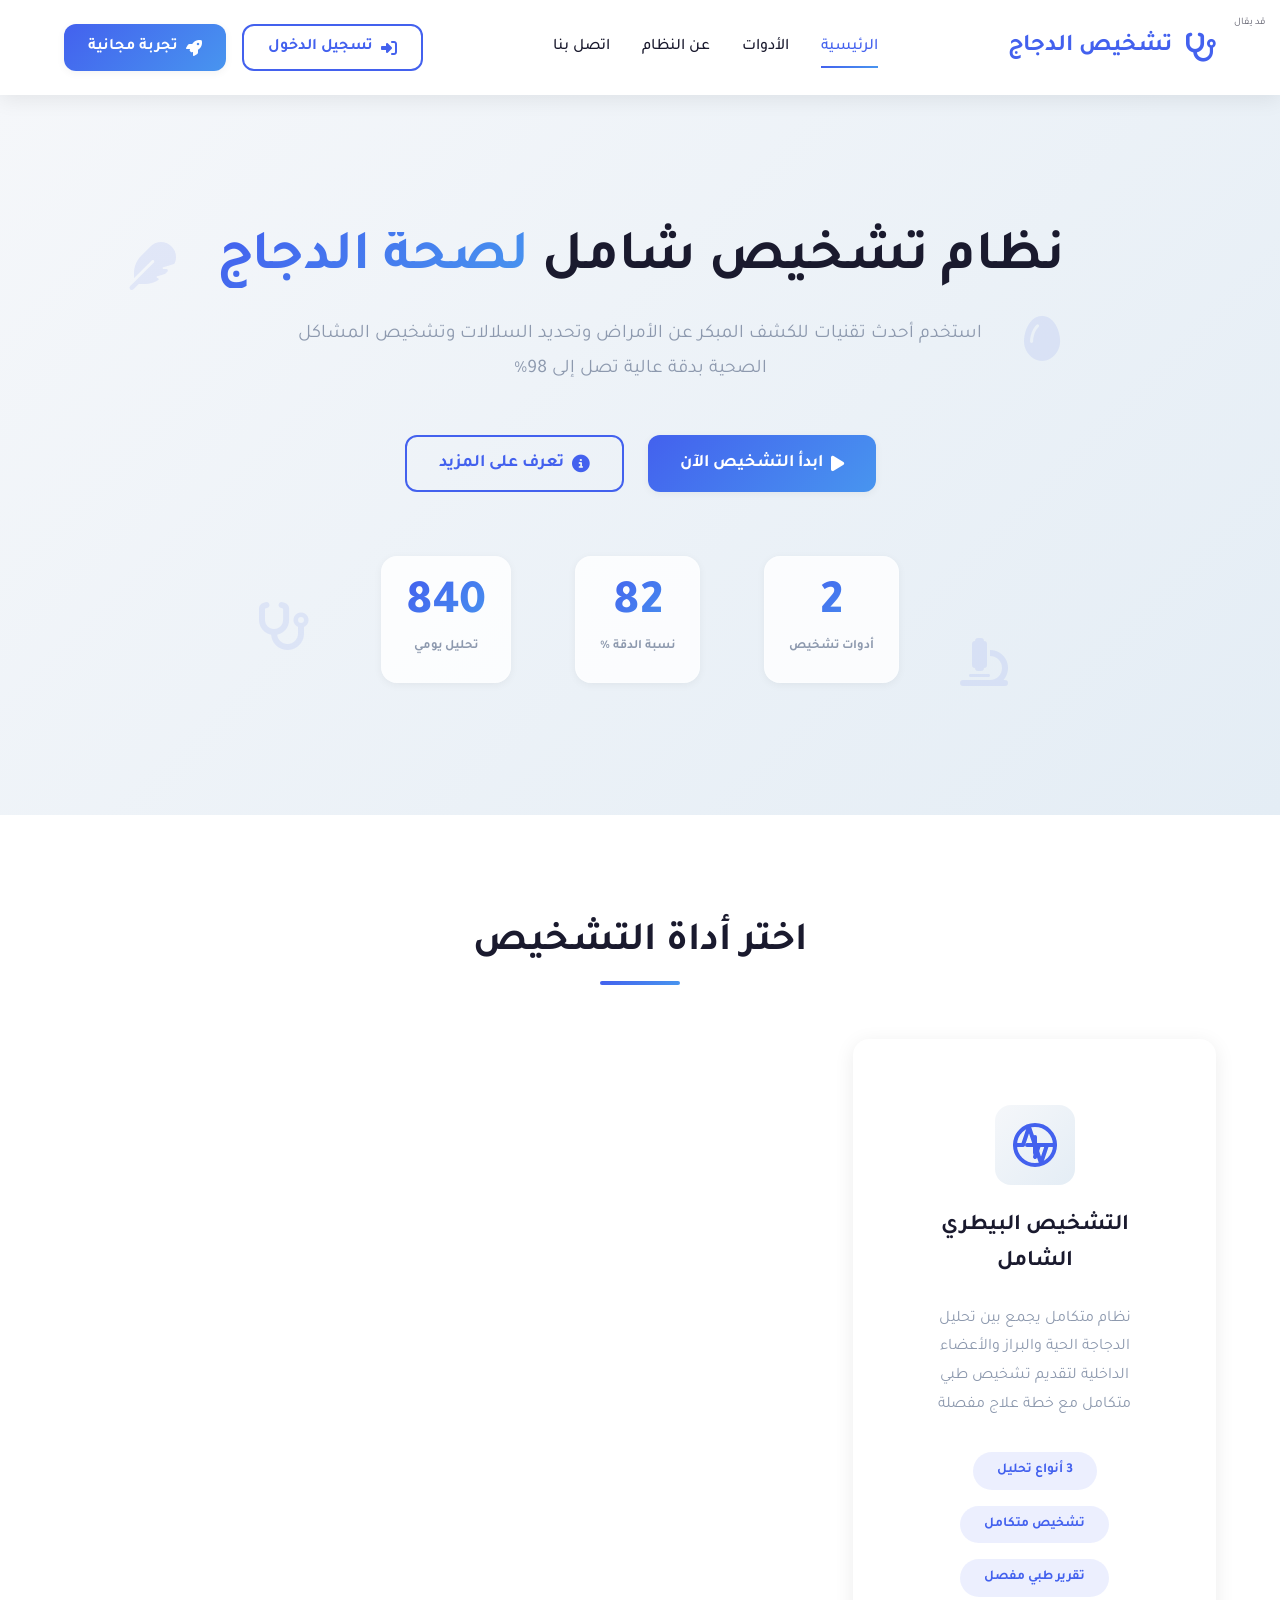
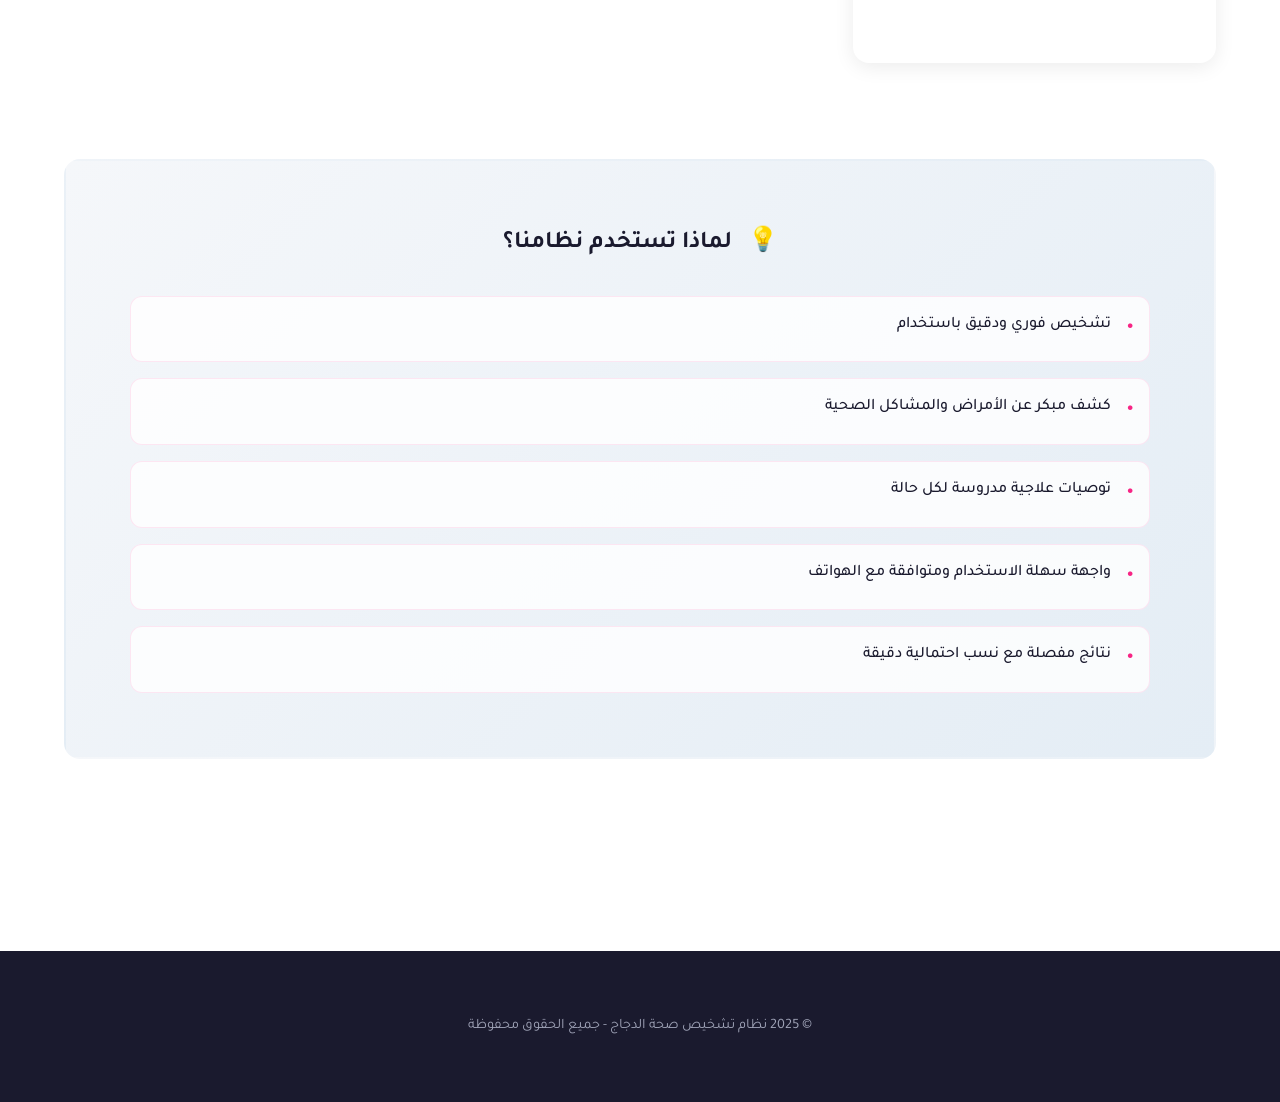
<file: index.html>
<!DOCTYPE html>
<html lang="ar" dir="rtl">

<head>
    <meta charset="UTF-8">
    <meta name="viewport" content="width=device-width, initial-scale=1.0">
    <title>نظام تشخيص صحة الدجاج  </title>
    <meta name="description" content="نظام تشخيص شامل لصحة الدجاج - تحليل البراز، تحديد السلالة، تشخيص مشاكل الرقبة">
    
    <link rel="stylesheet" href="https://cdnjs.cloudflare.com/ajax/libs/font-awesome/6.4.0/css/all.min.css">
    
    <link href="https://fonts.googleapis.com/css2?family=Tajawal:wght@300;400;500;700;800;900&display=swap"
        rel="stylesheet">
    <link rel="stylesheet" href="styles.css">
</head>

<body>
    
    <header class="header" id="mainHeader">
        <div class="header-fixed-text">قد يقال</div>
        <div class="container">
            <div class="header-content">
                <div class="logo">
                    <i class="fas fa-stethoscope"></i>
                    <span>تشخيص الدجاج</span>
                </div>

                
                <button class="mobile-menu-toggle" id="mobileMenuToggle" aria-label="فتح القائمة">
                    <span></span>
                    <span></span>
                    <span></span>
                </button>

                <nav id="mainNav" class="main-nav">
                    <ul>
                        <li><a href="#home" class="nav-link active">الرئيسية</a></li>
                        <li><a href="#tools" class="nav-link">الأدوات</a></li>
                        <li><a href="#about" class="nav-link">عن النظام</a></li>
                        <li><a href="#contact" class="nav-link">اتصل بنا</a></li>
                    </ul>
                </nav>

                <div class="auth-buttons">
                    <button class="btn btn-outline" id="loginButton">
                        <i class="fas fa-sign-in-alt"></i>
                        <span>تسجيل الدخول</span>
                    </button>
                    <button class="btn btn-primary" id="trialButton">
                        <i class="fas fa-rocket"></i>
                        <span>تجربة مجانية</span>
                    </button>
                </div>
            </div>
        </div>
    </header>

    <!-- Hero Section -->
    <section class="hero" id="home">
        <div class="container">
            <div class="hero-content">
                <h1 class="hero-title animate-fade-in">
                    نظام تشخيص شامل
                    <span class="gradient-text">لصحة الدجاج</span>
                </h1>
                <p class="hero-description animate-fade-in-delay-1">
                    استخدم أحدث تقنيات للكشف المبكر عن الأمراض وتحديد السلالات
                    وتشخيص المشاكل الصحية بدقة عالية تصل إلى 98%
                </p>
                <div class="hero-buttons animate-fade-in-delay-2">
                    <button class="btn btn-primary btn-large" id="startAnalysisBtn">
                        <i class="fas fa-play"></i>
                        <span>ابدأ التشخيص الآن</span>
                    </button>
                    <button class="btn btn-outline btn-large" id="learnMoreBtn">
                        <i class="fas fa-info-circle"></i>
                        <span>تعرف على المزيد</span>
                    </button>
                </div>

                <!-- Hero Stats -->
                <div class="hero-stats animate-fade-in-delay-3">
                    <div class="stat-item">
                        <div class="stat-number" data-count="3">0</div>
                        <div class="stat-label">أدوات تشخيص</div>
                    </div>
                    <div class="stat-item">
                        <div class="stat-number" data-count="98">0</div>
                        <div class="stat-label">نسبة الدقة %</div>
                    </div>
                    <div class="stat-item">
                        <div class="stat-number" data-count="1000">0</div>
                        <div class="stat-label">تحليل يومي</div>
                    </div>
                </div>
            </div>
        </div>

        <!-- Animated Background -->
        <div class="hero-bg-animation">
            <div class="floating-icon" style="left: 10%; top: 20%; animation-delay: 0s;">
                <i class="fas fa-feather"></i>
            </div>
            <div class="floating-icon" style="left: 80%; top: 30%; animation-delay: 1s;">
                <i class="fas fa-egg"></i>
            </div>
            <div class="floating-icon" style="left: 20%; top: 70%; animation-delay: 2s;">
                <i class="fas fa-stethoscope"></i>
            </div>
            <div class="floating-icon" style="left: 75%; top: 75%; animation-delay: 1.5s;">
                <i class="fas fa-microscope"></i>
            </div>
        </div>
    </section>

    <!-- Main Content -->
    <main class="main-content" id="tools">
        <div class="container">
            <h2 class="tools-title">اختر أداة التشخيص</h2>

            <div class="tools-grid">
                

                <!-- Tool 5: Comprehensive Diagnosis -->
                <!-- <a href="@ABOOD-bitar/comprehensive-diagnosis.html" class="tool-card">
                    <div class="tool-icon">
                        <svg xmlns="http://www.w3.org/2000/svg" width="48" height="48" viewBox="0 0 24 24" fill="none"
                            stroke="currentColor" stroke-width="2" stroke-linecap="round" stroke-linejoin="round">
                            <path d="M14 2H6a2 2 0 0 0-2 2v16a2 2 0 0 0 2 2h12a2 2 0 0 0 2-2V8z"></path>
                            <polyline points="14 2 14 8 20 8"></polyline>
                            <line x1="16" y1="13" x2="8" y2="13"></line>
                            <line x1="16" y1="17" x2="8" y2="17"></line>
                            <polyline points="10 9 9 9 8 9"></polyline>
                        </svg>
                    </div>
                    <h3 class="tool-title">التشخيص الشامل المتكامل</h3>
                    <p class="tool-description">
                        نظام متكامل يجمع بين تحليل صورة الدجاجة والبراز لتقديم تشخيص شامل مع خطة علاج متكاملة
                    </p>
                    <div class="tool-features">
                        <span class="feature-badge">تحليل مزدوج</span>
                        <span class="feature-badge">8 مؤشرات</span>
                        <span class="feature-badge">تقرير مفصل</span>
                    </div>
                </a> -->
            
                <!-- Tool 7: Comprehensive Veterinary Diagnosis -->
                 
                <a href="main-project/index.html" class="tool-card">
                    
                        <div class="tool-icon">
                            <svg xmlns="http://www.w3.org/2000/svg" width="48" height="48" viewBox="0 0 24 24" fill="none"
                                stroke="currentColor" stroke-width="2" stroke-linecap="round" stroke-linejoin="round">
                                <path d="M22 12h-4l-3 9L9 3l-3 9H2"></path>
                                <path d="M18 12h-4l-2 6"></path>
                                <circle cx="12" cy="12" r="10"></circle>
                                <line x1="12" y1="8" x2="12" y2="16"></line>
                                <line x1="8" y1="12" x2="16" y2="12"></line>
                            </svg>
                        </div>
                        <h3 class="tool-title">التشخيص البيطري الشامل</h3>
                        <p class="tool-description">
                            نظام متكامل يجمع بين تحليل الدجاجة الحية والبراز والأعضاء الداخلية لتقديم تشخيص طبي متكامل مع
                            خطة علاج مفصلة
                        </p>
                        <div class="tool-features">
                            <span class="feature-badge">3 أنواع تحليل</span>
                            <span class="feature-badge">تشخيص متكامل</span>
                            <span class="feature-badge">تقرير طبي مفصل</span>
                        </div>
                    
                </a>
                <!-- <a href="abdullah-video-application-2/video-diagnosis.html" class="tool-card">
                    <div class="tool-icon">
                        <svg xmlns="http://www.w3.org/2000/svg" width="48" height="48" viewBox="0 0 24 24" fill="none"
                            stroke="currentColor" stroke-width="2" stroke-linecap="round" stroke-linejoin="round">
                            <path d="M15.6 11.6L22 7v10l-6.4-4.5v-1zM4 5h9a2 2 0 0 1 2 2v10a2 2 0 0 1-2 2H4a2 2 0 0 1-2-2V7a2 2 0 0 1 2-2z"></path>
                        </svg>
                    </div>
                    <h3 class="tool-title">التشخيص الحركي بالفيديو</h3>
                    <p class="tool-description">
                        قم بتصوير فيديو قصير للدجاجة لتحليل نمط المشي، التنفس، والسلوك العصبي باستخدام 
                    </p>
                    <div class="tool-features">
                        <span class="feature-badge">تحليل الحركة</span>
                        <span class="feature-badge">رصد التنفس</span>
                        <span class="feature-badge">كشف عصبي</span>
                    </div>
                </a> -->


            </div>




            <!-- Info Section -->
            <section class="info-section" id="about">
                <h3 class="info-title">لماذا تستخدم نظامنا؟</h3>
                <ul class="info-list">
                    <li>
                        <span class="bullet">•</span>
                        <span>تشخيص فوري ودقيق باستخدام </span>
                    </li>
                    <li>
                        <span class="bullet">•</span>
                        <span>كشف مبكر عن الأمراض والمشاكل الصحية</span>
                    </li>
                    <li>
                        <span class="bullet">•</span>
                        <span>توصيات علاجية مدروسة لكل حالة</span>
                    </li>
                    <li>
                        <span class="bullet">•</span>
                        <span>واجهة سهلة الاستخدام ومتوافقة مع الهواتف</span>
                    </li>
                    <li>
                        <span class="bullet">•</span>
                        <span>نتائج مفصلة مع نسب احتمالية دقيقة</span>
                    </li>
                </ul>
            </section>
        </div>
    </main>

    <!-- Footer -->
    <footer class="footer" id="contact">
        <div class="container">
            <p>© 2025 نظام تشخيص صحة الدجاج - جميع الحقوق محفوظة</p>
        </div>
    </footer>

    <!-- JavaScript -->
    <script>
        // Header functionality
        document.addEventListener('DOMContentLoaded', function () {
            const header = document.getElementById('mainHeader');
            const mobileMenuToggle = document.getElementById('mobileMenuToggle');
            const mainNav = document.getElementById('mainNav');
            const navLinks = document.querySelectorAll('.nav-link');

            // Scroll effect for header
            window.addEventListener('scroll', function () {
                if (window.scrollY > 100) {
                    header.classList.add('scrolled');
                } else {
                    header.classList.remove('scrolled');
                }
            });

            // Mobile menu toggle
            mobileMenuToggle?.addEventListener('click', function () {
                this.classList.toggle('active');
                mainNav.classList.toggle('active');
            });

            // Close mobile menu when clicking on links
            navLinks.forEach(link => {
                link.addEventListener('click', function () {
                    mobileMenuToggle.classList.remove('active');
                    mainNav.classList.remove('active');

                    // Update active link
                    navLinks.forEach(navLink => navLink.classList.remove('active'));
                    this.classList.add('active');
                });
            });

            // Hero buttons functionality
            document.getElementById('startAnalysisBtn')?.addEventListener('click', function () {
                document.getElementById('tools')?.scrollIntoView({
                    behavior: 'smooth'
                });
            });

            document.getElementById('learnMoreBtn')?.addEventListener('click', function () {
                document.getElementById('about')?.scrollIntoView({
                    behavior: 'smooth'
                });
            });

            // Auth buttons functionality
            document.getElementById('loginButton')?.addEventListener('click', function () {
                console.log('Login clicked');
            });

            document.getElementById('trialButton')?.addEventListener('click', function () {
                console.log('Trial clicked');
            });

            // Animated Counter for Stats
            function animateCounter(element, target, duration = 2000) {
                let start = 0;
                const increment = target / (duration / 16);
                const timer = setInterval(() => {
                    start += increment;
                    if (start >= target) {
                        element.textContent = target;
                        clearInterval(timer);
                    } else {
                        element.textContent = Math.floor(start);
                    }
                }, 16);
            }

            // Initialize counters when hero section is in view
            function initCounters() {
                const statNumbers = document.querySelectorAll('.stat-number');

                statNumbers.forEach(stat => {
                    const target = parseInt(stat.getAttribute('data-count'));
                    animateCounter(stat, target);
                });
            }

            // Start counters when page loads
            initCounters();
        });
    </script>
</body>

</html>
</file>
<file: styles.css>
:root {
    /* Primary Colors */
    --primary: #4361ee;
    --primary-light: #4895ef;
    --primary-dark: #3f37c9;
    --secondary: #f72585;
    
    /* Neutral Colors */
    --light: #ffffff;
    --dark: #1a1a2e;
    --dark-alt: #2d3047;
    --gray: #8d99ae;
    --gray-light: #edf2fb;
    --light-gray: #f8f9fa;
    
    /* Semantic Colors */
    --success: #4cc9f0;
    --success-light: #72efdd;
    --danger: #e63946;
    --warning: #ffc107;
    --info: #0dcaf0;
    
    /* Gradients */
    --gradient-primary: linear-gradient(135deg, #4361ee 0%, #4895ef 100%);
    --gradient-secondary: linear-gradient(135deg, #f72585 0%, #b5179e 100%);
    --gradient-success: linear-gradient(135deg, #4cc9f0 0%, #72efdd 100%);
    --gradient-bg: linear-gradient(135deg, #f5f7fa 0%, #e4edf5 100%);
    
    /* Spacing */
    --spacing-xs: 0.5rem;
    --spacing-sm: 1rem;
    --spacing-md: 1.5rem;
    --spacing-lg: 2rem;
    --spacing-xl: 3rem;
    --spacing-2xl: 4rem;
    --spacing-3xl: 6rem;
    
    /* Border Radius */
    --radius-sm: 8px;
    --radius-md: 12px;
    --radius-lg: 16px;
    --radius-xl: 24px;
    --radius-full: 9999px;
    
    /* Shadows */
    --shadow-sm: 0 2px 8px rgba(0, 0, 0, 0.05);
    --shadow-md: 0 4px 20px rgba(0, 0, 0, 0.08);
    --shadow-lg: 0 8px 32px rgba(0, 0, 0, 0.12);
    --shadow-xl: 0 16px 48px rgba(0, 0, 0, 0.15);
    
    /* Transitions */
    --transition-fast: all 0.2s ease;
    --transition-normal: all 0.3s ease;
    --transition-slow: all 0.5s ease;
}

/* ==========================================================================
   2. Reset & Base Styles
   ========================================================================== */
* {
    margin: 0;
    padding: 0;
    box-sizing: border-box;
}

body {
    font-family: 'Tajawal', -apple-system, BlinkMacSystemFont, 'Segoe UI', 'Cairo', 'Roboto', sans-serif;
    background-color: var(--light);
    color: var(--dark);
    line-height: 1.6;
    min-height: 100vh;
    -webkit-font-smoothing: antialiased;
    -moz-osx-font-smoothing: grayscale;
}

.container {
    max-width: 1200px;
    margin: 0 auto;
    padding: 0 var(--spacing-md);
}

/* ==========================================================================
   3. Header - تصميم متكامل مع قائمة وزر متحرك
   ========================================================================== */
.header {
    background: var(--light);
    box-shadow: var(--shadow-md);
    position: sticky;
    top: 0;
    z-index: 1000;
    backdrop-filter: blur(10px);
    transition: var(--transition-normal);
}

.header.scrolled {
    box-shadow: var(--shadow-lg);
}

.header-content {
    display: flex;
    justify-content: space-between;
    align-items: center;
    padding: var(--spacing-md) 0;
}

/* Logo */
.logo {
    display: flex;
    align-items: center;
    gap: 12px;
    font-weight: 700;
    font-size: 1.5rem;
    color: var(--primary);
    cursor: pointer;
    transition: var(--transition-fast);
}

.logo:hover {
    transform: scale(1.05);
}

.logo i {
    font-size: 1.8rem;
}

/* Mobile Menu Toggle */
.mobile-menu-toggle {
    display: none;
    flex-direction: column;
    gap: 5px;
    background: transparent;
    border: none;
    cursor: pointer;
    padding: var(--spacing-xs);
    width: 30px;
    height: 30px;
    justify-content: center;
}

.mobile-menu-toggle span {
    width: 25px;
    height: 3px;
    background: var(--primary);
    border-radius: var(--radius-sm);
    transition: var(--transition-fast);
}

.mobile-menu-toggle.active span:nth-child(1) {
    transform: rotate(45deg) translate(6px, 6px);
}

.mobile-menu-toggle.active span:nth-child(2) {
    opacity: 0;
}

.mobile-menu-toggle.active span:nth-child(3) {
    transform: rotate(-45deg) translate(6px, -6px);
}

/* Navigation */
.main-nav {
    display: flex;
}

.main-nav ul {
    display: flex;
    list-style: none;
    gap: var(--spacing-lg);
    margin: 0;
    padding: 0;
}

.nav-link {
    color: var(--dark);
    font-weight: 500;
    transition: var(--transition-fast);
    position: relative;
    padding: var(--spacing-xs) 0;
    text-decoration: none;
}

.nav-link::after {
    content: '';
    position: absolute;
    bottom: -5px;
    right: 0;
    width: 0;
    height: 2px;
    background: var(--gradient-primary);
    transition: var(--transition-normal);
}

.nav-link:hover,
.nav-link.active {
    color: var(--primary);
}

.nav-link:hover::after,
.nav-link.active::after {
    width: 100%;
}

/* Auth Buttons */
.auth-buttons {
    display: flex;
    gap: var(--spacing-sm);
}

/* Header Fixed Text (قد يقال) */
.header-fixed-text {
    position: fixed;
    top: 15px;
    right: 15px;
    font-size: 10px;
    color: var(--dark);
    z-index: 10000;
    pointer-events: none;
    opacity: 0.7;
    font-family: 'Tajawal', sans-serif;
}

/* ==========================================================================
   4. Hero Section - تصميم متطور مع إحصائيات وخلفية متحركة
   ========================================================================== */
.hero {
    padding: var(--spacing-3xl) 0;
    background: var(--gradient-bg);
    position: relative;
    overflow: hidden;
    min-height: 80vh;
    display: flex;
    align-items: center;
}

.hero-content {
    text-align: center;
    position: relative;
    z-index: 2;
}

.hero-title {
    font-size: 3.5rem;
    margin-bottom: var(--spacing-md);
    color: var(--dark);
    line-height: 1.2;
}

.gradient-text {
    background: var(--gradient-primary);
    -webkit-background-clip: text;
    -webkit-text-fill-color: transparent;
    background-clip: text;
}

.hero-description {
    font-size: 1.2rem;
    color: var(--gray);
    margin-bottom: var(--spacing-xl);
    max-width: 700px;
    margin-left: auto;
    margin-right: auto;
    line-height: 1.8;
}

.hero-buttons {
    display: flex;
    gap: var(--spacing-md);
    justify-content: center;
    margin-bottom: var(--spacing-2xl);
    flex-wrap: wrap;
}

/* Hero Stats */
.hero-stats {
    display: flex;
    justify-content: center;
    gap: var(--spacing-2xl);
    flex-wrap: wrap;
    margin-top: var(--spacing-2xl);
}

.stat-item {
    text-align: center;
    padding: var(--spacing-md);
    background: rgba(255, 255, 255, 0.8);
    border-radius: var(--radius-lg);
    box-shadow: var(--shadow-sm);
    transition: var(--transition-normal);
    backdrop-filter: blur(10px);
    border: 1px solid rgba(255, 255, 255, 0.2);
}

.stat-item:hover {
    transform: translateY(-5px);
    box-shadow: var(--shadow-md);
    background: rgba(255, 255, 255, 0.9);
}

.stat-number {
    font-size: 3rem;
    font-weight: 800;
    background: var(--gradient-primary);
    -webkit-background-clip: text;
    -webkit-text-fill-color: transparent;
    background-clip: text;
    line-height: 1;
    margin-bottom: var(--spacing-xs);
}

.stat-label {
    font-size: 0.9rem;
    color: var(--gray);
    font-weight: 600;
}

/* Hero Background Animation */
.hero-bg-animation {
    position: absolute;
    width: 100%;
    height: 100%;
    top: 0;
    left: 0;
    z-index: 1;
    pointer-events: none;
}

.floating-icon {
    position: absolute;
    font-size: 3rem;
    color: rgba(67, 97, 238, 0.1);
    animation: float 6s ease-in-out infinite;
}

@keyframes float {
    0%, 100% { 
        transform: translateY(0px) rotate(0deg); 
    }
    50% { 
        transform: translateY(-20px) rotate(5deg); 
    }
}

/* ==========================================================================
   5. Buttons - تصميم موحد
   ========================================================================== */
.btn {
    display: inline-flex;
    align-items: center;
    justify-content: center;
    gap: var(--spacing-xs);
    padding: 12px 24px;
    border-radius: var(--radius-md);
    font-weight: 600;
    font-size: 1rem;
    cursor: pointer;
    transition: var(--transition-normal);
    border: none;
    font-family: 'Tajawal', sans-serif;
    white-space: nowrap;
    position: relative;
    overflow: hidden;
}

.btn::before {
    content: '';
    position: absolute;
    top: 50%;
    left: 50%;
    width: 0;
    height: 0;
    border-radius: 50%;
    background: rgba(255, 255, 255, 0.2);
    transform: translate(-50%, -50%);
    transition: width 0.6s, height 0.6s;
}

.btn:hover::before {
    width: 300px;
    height: 300px;
}

.btn-primary {
    background: var(--gradient-primary);
    color: var(--light);
    box-shadow: var(--shadow-sm);
}

.btn-primary:hover {
    transform: translateY(-2px);
    box-shadow: var(--shadow-lg);
}

.btn-outline {
    background: transparent;
    border: 2px solid var(--primary);
    color: var(--primary);
}

.btn-outline:hover {
    background: var(--primary);
    color: var(--light);
    transform: translateY(-2px);
    box-shadow: var(--shadow-md);
}

.btn-large {
    padding: 16px 32px;
    font-size: 1.1rem;
}

.btn:disabled {
    opacity: 0.6;
    cursor: not-allowed;
    transform: none !important;
}

/* ==========================================================================
   6. Main Content & Tools Grid
   ========================================================================== */
.main-content {
    padding: var(--spacing-3xl) 0;
    background: var(--light);
}

.tools-title {
    font-size: 2.5rem;
    font-weight: 700;
    text-align: center;
    margin-bottom: var(--spacing-2xl);
    color: var(--dark);
    position: relative;
}

.tools-title::after {
    content: '';
    position: absolute;
    bottom: -10px;
    right: 50%;
    transform: translateX(50%);
    width: 80px;
    height: 4px;
    background: var(--gradient-primary);
    border-radius: var(--radius-full);
}

.tools-grid {
    display: grid;
    grid-template-columns: 1fr;
    gap: var(--spacing-lg);
    margin-bottom: var(--spacing-3xl);
}

@media (min-width: 768px) {
    .tools-grid {
        grid-template-columns: repeat(3, 1fr);
    }
}

/* ==========================================================================
   7. Tool Cards - تصميم متطور
   ========================================================================== */
.tool-card {
    background: var(--light);
    border-radius: var(--radius-lg);
    padding: var(--spacing-2xl);
    text-decoration: none;
    transition: var(--transition-normal);
    box-shadow: var(--shadow-md);
    display: flex;
    flex-direction: column;
    align-items: center;
    text-align: center;
    border: 2px solid transparent;
    position: relative;
    overflow: hidden;
}

.tool-card::before {
    content: '';
    position: absolute;
    top: -50%;
    left: -50%;
    width: 200%;
    height: 200%;
    background: var(--gradient-primary);
    opacity: 0;
    transition: var(--transition-normal);
    transform: rotate(45deg);
}

.tool-card:hover {
    transform: translateY(-10px);
    box-shadow: var(--shadow-xl);
    border-color: var(--primary);
}

.tool-card:hover::before {
    opacity: 0.03;
}

.tool-icon {
    width: 80px;
    height: 80px;
    margin: 0 auto var(--spacing-md);
    display: flex;
    align-items: center;
    justify-content: center;
    background: var(--gradient-bg);
    border-radius: var(--radius-lg);
    transition: var(--transition-normal);
    position: relative;
    z-index: 1;
}

.tool-card:hover .tool-icon {
    transform: scale(1.1) rotate(5deg);
    background: var(--gradient-primary);
}

.tool-card:hover .tool-icon svg {
    color: var(--light);
}

.tool-icon svg {
    width: 48px;
    height: 48px;
    color: var(--primary);
    transition: var(--transition-normal);
}

.tool-title {
    font-size: 1.4rem;
    font-weight: 700;
    margin-bottom: var(--spacing-md);
    color: var(--dark);
    position: relative;
    z-index: 1;
}

.tool-description {
    font-size: 1rem;
    color: var(--gray);
    line-height: 1.8;
    margin-bottom: var(--spacing-lg);
    position: relative;
    z-index: 1;
}

.tool-features {
    display: flex;
    flex-wrap: wrap;
    gap: var(--spacing-sm);
    justify-content: center;
    position: relative;
    z-index: 1;
}

.feature-badge {
    display: inline-flex;
    align-items: center;
    gap: var(--spacing-xs);
    padding: var(--spacing-xs) var(--spacing-md);
    background: rgba(67, 97, 238, 0.1);
    color: var(--primary);
    border-radius: var(--radius-full);
    font-size: 0.85rem;
    font-weight: 600;
    transition: var(--transition-normal);
}

.tool-card:hover .feature-badge {
    background: rgba(255, 255, 255, 0.9);
    transform: translateY(-2px);
}

/* ==========================================================================
   8. Info Section - تصميم محسن
   ========================================================================== */
.info-section {
    background: var(--gradient-bg);
    border-radius: var(--radius-lg);
    padding: var(--spacing-2xl);
    margin-top: var(--spacing-2xl);
    border: 2px solid transparent;
    transition: var(--transition-normal);
}

.info-section:hover {
    border-color: var(--primary-light);
    transform: translateY(-5px);
    box-shadow: var(--shadow-lg);
}

.info-title {
    font-size: 1.5rem;
    font-weight: 700;
    margin-bottom: var(--spacing-lg);
    color: var(--dark);
    display: flex;
    align-items: center;
    gap: var(--spacing-sm);
    text-align: center;
    justify-content: center;
}

.info-title::before {
    content: '💡';
}

.info-list {
    list-style: none;
    display: flex;
    flex-direction: column;
    gap: var(--spacing-md);
}

.info-list li {
    display: flex;
    align-items: flex-start;
    gap: var(--spacing-sm);
    padding: var(--spacing-sm);
    border-radius: var(--radius-md);
    background: rgba(255, 255, 255, 0.7);
    transition: var(--transition-normal);
}

.info-list li:hover {
    background: var(--light);
    transform: translateX(-5px);
    box-shadow: var(--shadow-sm);
}

.info-list .bullet {
    color: var(--primary);
    font-weight: bold;
    font-size: 1.2rem;
    margin-top: 2px;
}

.info-list li span:last-child {
    color: var(--dark);
    line-height: 1.6;
    font-size: 1rem;
}

/* ==========================================================================
   9. Footer
   ========================================================================== */
.footer {
    background: var(--dark);
    color: var(--light);
    margin-top: var(--spacing-3xl);
    padding: var(--spacing-2xl) 0;
    text-align: center;
}

.footer p {
    font-size: 0.9rem;
    color: #a0a4b8;
    margin: 0;
}

/* ==========================================================================
   10. Animations
   ========================================================================== */
.animate-fade-in {
    animation: fadeIn 1s ease-in-out;
}

.animate-fade-in-delay-1 {
    animation: fadeIn 1s ease-in-out 0.2s both;
}

.animate-fade-in-delay-2 {
    animation: fadeIn 1s ease-in-out 0.4s both;
}

.animate-fade-in-delay-3 {
    animation: fadeIn 1s ease-in-out 0.6s both;
}

@keyframes fadeIn {
    from {
        opacity: 0;
        transform: translateY(30px);
    }
    to {
        opacity: 1;
        transform: translateY(0);
    }
}

/* ==========================================================================
   11. Responsive Design
   ========================================================================== */
@media (max-width: 768px) {
    /* Header */
    .header-content {
        flex-wrap: wrap;
        gap: var(--spacing-md);
    }
    
    .mobile-menu-toggle {
        display: flex;
    }
    
    .main-nav {
        width: 100%;
        order: 3;
        max-height: 0;
        overflow: hidden;
        transition: max-height 0.3s ease;
    }
    
    .main-nav.active {
        max-height: 500px;
    }
    
    .main-nav ul {
        flex-direction: column;
        gap: 0;
        padding: var(--spacing-md) 0;
    }
    
    .nav-link {
        display: block;
        padding: var(--spacing-md);
        border-bottom: 1px solid var(--gray-light);
    }
    
    .auth-buttons {
        width: 100%;
        order: 2;
        justify-content: center;
    }
    
    .header-fixed-text {
        display: none;
    }
    
    /* Hero */
    .hero {
        padding: var(--spacing-2xl) 0;
        min-height: 70vh;
    }
    
    .hero-title {
        font-size: 2.5rem;
    }
    
    .hero-description {
        font-size: 1.1rem;
    }
    
    .hero-buttons {
        flex-direction: column;
        align-items: center;
    }
    
    .hero-stats {
        gap: var(--spacing-lg);
    }
    
    .stat-number {
        font-size: 2.5rem;
    }
    
    .floating-icon {
        font-size: 2rem;
    }
    
    /* Tools Grid */
    .tools-grid {
        grid-template-columns: 1fr;
        gap: var(--spacing-md);
    }
    
    .tools-title {
        font-size: 2rem;
    }
    
    .tool-card {
        padding: var(--spacing-lg);
    }
}

@media (max-width: 480px) {
    .hero-title {
        font-size: 2rem;
    }
    
    .hero-description {
        font-size: 1rem;
    }
    
    .stat-number {
        font-size: 2rem;
    }
    
    .hero-stats {
        gap: var(--spacing-md);
    }
    
    .stat-item {
        padding: var(--spacing-sm);
    }
    
    .tools-title {
        font-size: 1.6rem;
    }
    
    .tool-card {
        padding: var(--spacing-md);
    }
    
    .info-section {
        padding: var(--spacing-lg);
    }
}

/* ==========================================================================
   12. Accessibility
   ========================================================================== */
@media (prefers-reduced-motion: reduce) {
    *,
    *::before,
    *::after {
        animation-duration: 0.01ms !important;
        animation-iteration-count: 1 !important;
        transition-duration: 0.01ms !important;
    }
}

/* Focus Styles */
button:focus,
a:focus,
input:focus {
    outline: 2px solid var(--primary);
    outline-offset: 2px;
}

/* File Input Styling */
.file-input-wrapper {
    position: relative;
    display: inline-block;
    width: 100%;
}

.file-input {
    position: absolute;
    top: 0;
    right: 0;
    width: 100%;
    height: 100%;
    opacity: 0;
    cursor: pointer;
    z-index: 2;
}

.file-input-label {
    display: inline-flex;
    align-items: center;
    justify-content: center;
    gap: var(--spacing-sm);
    padding: 12px 24px;
    background: var(--gradient-primary);
    color: var(--light);
    border-radius: var(--radius-md);
    font-weight: 600;
    cursor: pointer;
    transition: var(--transition-normal);
    box-shadow: var(--shadow-sm);
    border: none;
    font-family: 'Tajawal', sans-serif;
}

.file-input-label:hover {
    transform: translateY(-2px);
    box-shadow: var(--shadow-lg);
}

.file-input-label i {
    font-size: 1.1rem;
}

/* Upload Area with Custom File Input */
.upload-area-custom {
    border: 3px dashed #d1d9e6;
    border-radius: var(--radius-lg);
    padding: var(--spacing-2xl);
    text-align: center;
    transition: var(--transition-normal);
    background: var(--light-gray);
    position: relative;
    overflow: hidden;
}

.upload-area-custom:hover {
    border-color: var(--primary);
    background: rgba(67, 97, 238, 0.05);
}

.upload-area-custom.dragover {
    border-color: var(--primary);
    background: rgba(67, 97, 238, 0.1);
    transform: scale(1.02);
}

.file-info {
    margin-top: var(--spacing-md);
    padding: var(--spacing-sm);
    background: rgba(67, 97, 238, 0.1);
    border-radius: var(--radius-md);
    font-size: 0.9rem;
    color: var(--primary);
    display: none;
}

.file-info.show {
    display: block;
    animation: fadeIn 0.3s ease-in-out;
}   



/* ==========================================================================
   Results Section - تنسيقات مخصصة
   ========================================================================== */

.results-section {
    animation: slideInUp 0.6s ease-out;
}

@keyframes slideInUp {
    from {
        opacity: 0;
        transform: translateY(30px);
    }
    to {
        opacity: 1;
        transform: translateY(0);
    }
}

.results-card {
    background: var(--light);
    border-radius: var(--radius-xl);
    box-shadow: var(--shadow-lg);
    padding: var(--spacing-2xl);
    margin-bottom: var(--spacing-xl);
    border: 2px solid transparent;
    background: linear-gradient(135deg, var(--light) 0%, #f8faff 100%);
    position: relative;
    overflow: hidden;
}

.results-card::before {
    content: '';
    position: absolute;
    top: 0;
    right: 0;
    width: 100%;
    height: 4px;
    background: var(--gradient-primary);
}

.results-card-header {
    display: flex;
    align-items: center;
    gap: var(--spacing-md);
    margin-bottom: var(--spacing-xl);
    padding-bottom: var(--spacing-md);
    border-bottom: 2px solid var(--gray-light);
}

.results-card-header i {
    font-size: 2rem;
    color: var(--success);
    background: rgba(76, 201, 240, 0.1);
    padding: var(--spacing-sm);
    border-radius: var(--radius-full);
}

.results-card-header h3 {
    font-size: 1.5rem;
    font-weight: 700;
    color: var(--dark);
    margin: 0;
    background: linear-gradient(135deg, var(--dark) 0%, var(--dark-alt) 100%);
    -webkit-background-clip: text;
    -webkit-text-fill-color: transparent;
    background-clip: text;
}

/* Breed Result Section */
.breed-result {
    margin-bottom: var(--spacing-xl);
}

.breed-main {
    text-align: center;
    padding: var(--spacing-xl);
    background: linear-gradient(135deg, rgba(67, 97, 238, 0.05) 0%, rgba(76, 201, 240, 0.05) 100%);
    border-radius: var(--radius-lg);
    border: 2px solid rgba(67, 97, 238, 0.1);
    margin-bottom: var(--spacing-lg);
}

.result-label {
    font-size: 0.9rem;
    color: var(--gray);
    font-weight: 600;
    margin-bottom: var(--spacing-xs);
    text-transform: uppercase;
    letter-spacing: 0.5px;
}

.breed-name {
    font-size: 2.5rem;
    font-weight: 800;
    color: var(--primary);
    margin: var(--spacing-sm) 0;
    background: var(--gradient-primary);
    -webkit-background-clip: text;
    -webkit-text-fill-color: transparent;
    background-clip: text;
    text-shadow: 0 2px 4px rgba(67, 97, 238, 0.1);
}

.accuracy-container {
    margin-top: var(--spacing-lg);
}

.confidence-label {
    display: flex;
    justify-content: space-between;
    align-items: center;
    margin-bottom: var(--spacing-sm);
    font-weight: 600;
}

.confidence-label span:first-child {
    color: var(--dark);
    font-size: 1rem;
}

.confidence-label span:last-child {
    color: var(--primary);
    font-size: 1.1rem;
    font-weight: 700;
}

.confidence-bar {
    height: 12px;
    background: rgba(67, 97, 238, 0.1);
    border-radius: var(--radius-full);
    overflow: hidden;
    box-shadow: inset 0 2px 4px rgba(0, 0, 0, 0.05);
    position: relative;
}

.confidence-fill {
    height: 100%;
    background: var(--gradient-primary);
    border-radius: var(--radius-full);
    width: 0%;
    transition: width 1.5s cubic-bezier(0.4, 0, 0.2, 1);
    position: relative;
    overflow: hidden;
}

.confidence-fill::after {
    content: '';
    position: absolute;
    top: 0;
    right: 0;
    width: 100%;
    height: 100%;
    background: linear-gradient(90deg, 
        transparent 0%, 
        rgba(255, 255, 255, 0.4) 50%, 
        transparent 100%);
    animation: shimmer 2s infinite;
}

@keyframes shimmer {
    0% { transform: translateX(-100%); }
    100% { transform: translateX(100%); }
}

/* Breed Info Section */
.breed-info-section {
    margin-bottom: var(--spacing-xl);
    padding: var(--spacing-lg);
    background: linear-gradient(135deg, rgba(247, 37, 133, 0.05) 0%, rgba(181, 23, 158, 0.05) 100%);
    border-radius: var(--radius-lg);
    border-right: 4px solid var(--secondary);
}

.section-subtitle {
    font-size: 1.2rem;
    font-weight: 700;
    margin-bottom: var(--spacing-md);
    color: var(--dark);
    display: flex;
    align-items: center;
    gap: var(--spacing-sm);
}

.breed-info-section .section-subtitle {
    color: var(--secondary);
}

.breed-info-section .section-subtitle i {
    color: var(--secondary);
    background: rgba(247, 37, 133, 0.1);
    padding: var(--spacing-xs);
    border-radius: var(--radius-full);
}

.info-list {
    list-style: none;
    display: flex;
    flex-direction: column;
    gap: var(--spacing-sm);
}

.info-list li {
    display: flex;
    align-items: flex-start;
    gap: var(--spacing-sm);
    padding: var(--spacing-sm);
    background: rgba(255, 255, 255, 0.8);
    border-radius: var(--radius-md);
    transition: var(--transition-normal);
    border: 1px solid rgba(247, 37, 133, 0.1);
}

.info-list li:hover {
    background: var(--light);
    transform: translateX(-5px);
    box-shadow: var(--shadow-sm);
    border-color: rgba(247, 37, 133, 0.2);
}

.info-list .bullet {
    color: var(--secondary);
    font-weight: bold;
    font-size: 1.2rem;
    margin-top: 2px;
    flex-shrink: 0;
}

.info-list li span:last-child {
    color: var(--dark);
    line-height: 1.6;
    font-weight: 500;
}

/* Care Section */
.care-section {
    padding: var(--spacing-lg);
    background: linear-gradient(135deg, rgba(76, 201, 240, 0.05) 0%, rgba(114, 239, 221, 0.05) 100%);
    border-radius: var(--radius-lg);
    border-right: 4px solid var(--success);
}

.care-section .section-subtitle {
    color: var(--success);
}

.care-section .section-subtitle i {
    color: var(--success);
    background: rgba(76, 201, 240, 0.1);
    padding: var(--spacing-xs);
    border-radius: var(--radius-full);
}

.care-content {
    color: var(--dark);
    line-height: 1.8;
    font-size: 1rem;
    background: rgba(255, 255, 255, 0.8);
    padding: var(--spacing-md);
    border-radius: var(--radius-md);
    border: 1px solid rgba(76, 201, 240, 0.1);
    font-weight: 500;
}

/* Action Buttons in Results */
.results-section .action-buttons {
    display: flex;
    justify-content: center;
    margin: var(--spacing-xl) 0;
}

.results-section .btn {
    padding: 14px 32px;
    font-size: 1.1rem;
    border-radius: var(--radius-lg);
    box-shadow: var(--shadow-md);
}

.results-section .btn-primary {
    background: var(--gradient-primary);
    border: none;
}

.results-section .btn-primary:hover {
    transform: translateY(-3px);
    box-shadow: var(--shadow-xl);
}

/* Alert in Results */
.results-section .alert {
    display: flex;
    align-items: flex-start;
    gap: var(--spacing-md);
    padding: var(--spacing-lg);
    background: linear-gradient(135deg, rgba(255, 193, 7, 0.1) 0%, rgba(255, 152, 0, 0.1) 100%);
    border: 2px solid var(--warning);
    border-radius: var(--radius-lg);
    margin-top: var(--spacing-lg);
}

.results-section .alert i {
    font-size: 1.5rem;
    color: var(--warning);
    margin-top: 2px;
    flex-shrink: 0;
}

.results-section .alert div {
    flex: 1;
}

.results-section .alert strong {
    color: var(--warning);
    font-size: 1.1rem;
}

.results-section .alert div {
    color: var(--dark);
    line-height: 1.7;
    font-weight: 500;
}

/* Responsive Design for Results */
@media (max-width: 768px) {
    .results-card {
        padding: var(--spacing-lg);
    }
    
    .breed-name {
        font-size: 2rem;
    }
    
    .results-card-header {
        flex-direction: column;
        text-align: center;
        gap: var(--spacing-sm);
    }
    
    .results-card-header h3 {
        font-size: 1.3rem;
    }
    
    .breed-main {
        padding: var(--spacing-lg);
    }
    
    .breed-info-section,
    .care-section {
        padding: var(--spacing-md);
    }
    
    .section-subtitle {
        font-size: 1.1rem;
    }
    
    .confidence-label {
        flex-direction: column;
        gap: var(--spacing-xs);
        text-align: center;
    }
    
    .results-section .action-buttons {
        flex-direction: column;
        align-items: stretch;
    }
}

@media (max-width: 480px) {
    .breed-name {
        font-size: 1.8rem;
    }
    
    .results-card {
        padding: var(--spacing-md);
    }
    
    .breed-main {
        padding: var(--spacing-md);
    }
    
    .info-list li {
        padding: var(--spacing-xs);
    }
    
    .care-content {
        padding: var(--spacing-sm);
    }
}

/* Animation for confidence bar fill */
@keyframes fillBar {
    from { width: 0%; }
    to { width: var(--target-width); }
}

.confidence-fill.animate {
    animation: fillBar 1.5s ease-out forwards;
}


/* ==========================================================================
   Neck Diagnosis Specific Styles
   ========================================================================== */

/* Conditions Grid */
.conditions-grid {
    display: flex;
    flex-direction: column;
    gap: var(--spacing-md);
}

.condition-card {
    background: var(--light);
    border-radius: var(--radius-lg);
    padding: var(--spacing-lg);
    border: 2px solid transparent;
    transition: var(--transition-normal);
    position: relative;
    overflow: hidden;
}

.condition-card::before {
    content: '';
    position: absolute;
    top: 0;
    right: 0;
    width: 4px;
    height: 100%;
    transition: var(--transition-normal);
}

.condition-card.high-risk::before {
    background: var(--danger);
}

.condition-card.medium-risk::before {
    background: var(--warning);
}

.condition-card.low-risk::before {
    background: var(--success);
}

.condition-card:hover {
    transform: translateY(-2px);
    box-shadow: var(--shadow-md);
}

.condition-card.high-risk:hover {
    border-color: var(--danger);
}

.condition-card.medium-risk:hover {
    border-color: var(--warning);
}

.condition-card.low-risk:hover {
    border-color: var(--success);
}

.condition-header {
    display: flex;
    justify-content: space-between;
    align-items: flex-start;
    margin-bottom: var(--spacing-sm);
    flex-wrap: wrap;
    gap: var(--spacing-sm);
}

.condition-name {
    font-size: 1.1rem;
    font-weight: 700;
    color: var(--dark);
    flex: 1;
}

.probability-badge {
    display: inline-flex;
    align-items: center;
    gap: var(--spacing-xs);
    padding: var(--spacing-xs) var(--spacing-md);
    border-radius: var(--radius-full);
    font-weight: 700;
    font-size: 0.9rem;
    white-space: nowrap;
}

.probability-high {
    background: rgba(230, 57, 70, 0.1);
    color: var(--danger);
    border: 2px solid var(--danger);
}

.probability-medium {
    background: rgba(255, 193, 7, 0.1);
    color: var(--warning);
    border: 2px solid var(--warning);
}

.probability-low {
    background: rgba(76, 201, 240, 0.1);
    color: var(--success);
    border: 2px solid var(--success);
}

.condition-details {
    margin-top: var(--spacing-sm);
}

.detail-item {
    margin-bottom: var(--spacing-xs);
    display: flex;
    gap: var(--spacing-sm);
}

.detail-label {
    font-weight: 600;
    color: var(--dark);
    min-width: 80px;
}

.detail-value {
    color: var(--dark);
    flex: 1;
    line-height: 1.5;
}

/* Urgency Section */
.urgency-section {
    margin: var(--spacing-lg) 0;
    padding: var(--spacing-lg);
    border-radius: var(--radius-lg);
    border-right: 4px solid transparent;
}

.urgency-high {
    background: linear-gradient(135deg, rgba(230, 57, 70, 0.1) 0%, rgba(229, 57, 53, 0.05) 100%);
    border-right-color: var(--danger);
}

.urgency-medium {
    background: linear-gradient(135deg, rgba(255, 193, 7, 0.1) 0%, rgba(255, 152, 0, 0.05) 100%);
    border-right-color: var(--warning);
}

.urgency-low {
    background: linear-gradient(135deg, rgba(76, 201, 240, 0.1) 0%, rgba(114, 239, 221, 0.05) 100%);
    border-right-color: var(--success);
}

.urgency-content {
    color: var(--dark);
    line-height: 1.7;
    font-size: 1.05rem;
    font-weight: 600;
}

/* Actions Section */
.actions-section {
    padding: var(--spacing-lg);
    background: linear-gradient(135deg, rgba(67, 97, 238, 0.1) 0%, rgba(76, 201, 240, 0.05) 100%);
    border-radius: var(--radius-lg);
    border-right: 4px solid var(--primary);
}

.actions-content {
    color: var(--dark);
    line-height: 1.8;
    font-size: 1rem;
    background: rgba(255, 255, 255, 0.8);
    padding: var(--spacing-md);
    border-radius: var(--radius-md);
    border: 1px solid rgba(67, 97, 238, 0.1);
}

/* Animation for condition cards */
@keyframes slideInCondition {
    from {
        opacity: 0;
        transform: translateX(-20px);
    }
    to {
        opacity: 1;
        transform: translateX(0);
    }
}

.condition-card {
    animation: slideInCondition 0.5s ease-out forwards;
}

/* Responsive Design for Neck Diagnosis */
@media (max-width: 768px) {
    .condition-header {
        flex-direction: column;
        align-items: flex-start;
    }
    
    .probability-badge {
        align-self: flex-start;
    }
    
    .detail-item {
        flex-direction: column;
        gap: var(--spacing-xs);
    }
    
    .detail-label {
        min-width: auto;
    }
}


/* ==========================================================================
   Feces Diagnosis Specific Styles
   ========================================================================== */

/* Results Grid Enhancement */
.results-grid {
    display: grid;
    grid-template-columns: repeat(auto-fit, minmax(200px, 1fr));
    gap: var(--spacing-lg);
    margin-bottom: var(--spacing-xl);
}

.result-item {
    text-align: center;
    padding: var(--spacing-lg);
    background: linear-gradient(135deg, rgba(67, 97, 238, 0.05) 0%, rgba(76, 201, 240, 0.05) 100%);
    border-radius: var(--radius-lg);
    border: 2px solid rgba(67, 97, 238, 0.1);
    transition: var(--transition-normal);
}

.result-item:hover {
    transform: translateY(-5px);
    box-shadow: var(--shadow-md);
    border-color: var(--primary);
}

.result-icon {
    font-size: 2rem;
    color: var(--primary);
    margin-bottom: var(--spacing-sm);
}

.result-label {
    font-size: 0.9rem;
    color: var(--gray);
    font-weight: 600;
    margin-bottom: var(--spacing-sm);
    text-transform: uppercase;
    letter-spacing: 0.5px;
}

/* Badges Enhancement */
.badge {
    display: inline-flex;
    align-items: center;
    gap: var(--spacing-xs);
    padding: var(--spacing-sm) var(--spacing-md);
    border-radius: var(--radius-full);
    font-weight: 700;
    font-size: 1rem;
    transition: var(--transition-normal);
}

.badge-primary {
    background: var(--gradient-primary);
    color: var(--light);
    box-shadow: var(--shadow-sm);
}

.badge-secondary {
    background: var(--gradient-secondary);
    color: var(--light);
    box-shadow: var(--shadow-sm);
}

.badge:hover {
    transform: scale(1.05);
    box-shadow: var(--shadow-md);
}

/* Disease & Conditions Grids */
.disease-grid,
.conditions-grid {
    display: flex;
    flex-direction: column;
    gap: var(--spacing-md);
}

.disease-card,
.condition-card {
    background: var(--light);
    border-radius: var(--radius-lg);
    padding: var(--spacing-lg);
    border: 2px solid transparent;
    transition: var(--transition-normal);
    position: relative;
    overflow: hidden;
}

.disease-card::before,
.condition-card::before {
    content: '';
    position: absolute;
    top: 0;
    right: 0;
    width: 4px;
    height: 100%;
}

.disease-card.high-risk::before {
    background: var(--danger);
}

.disease-card.medium-risk::before {
    background: var(--warning);
}

.disease-card.low-risk::before {
    background: var(--success);
}

.condition-card::before {
    background: var(--info);
}

.disease-card:hover,
.condition-card:hover {
    transform: translateY(-2px);
    box-shadow: var(--shadow-md);
}

.disease-header,
.condition-header {
    display: flex;
    justify-content: space-between;
    align-items: flex-start;
    margin-bottom: var(--spacing-sm);
    flex-wrap: wrap;
    gap: var(--spacing-sm);
}

.disease-name,
.condition-name {
    font-size: 1.1rem;
    font-weight: 700;
    color: var(--dark);
    flex: 1;
}

.risk-badge {
    display: inline-flex;
    align-items: center;
    gap: var(--spacing-xs);
    padding: var(--spacing-xs) var(--spacing-md);
    border-radius: var(--radius-full);
    font-weight: 700;
    font-size: 0.9rem;
    white-space: nowrap;
}

.risk-high {
    background: rgba(230, 57, 70, 0.1);
    color: var(--danger);
    border: 2px solid var(--danger);
}

.risk-medium {
    background: rgba(255, 193, 7, 0.1);
    color: var(--warning);
    border: 2px solid var(--warning);
}

.risk-low {
    background: rgba(76, 201, 240, 0.1);
    color: var(--success);
    border: 2px solid var(--success);
}

/* Sections Styling */
.disease-section {
    margin-bottom: var(--spacing-xl);
    padding: var(--spacing-lg);
    background: linear-gradient(135deg, rgba(230, 57, 70, 0.05) 0%, rgba(229, 57, 53, 0.02) 100%);
    border-radius: var(--radius-lg);
    border-right: 4px solid var(--danger);
}

.conditions-section {
    margin-bottom: var(--spacing-xl);
    padding: var(--spacing-lg);
    background: linear-gradient(135deg, rgba(255, 193, 7, 0.05) 0%, rgba(255, 152, 0, 0.02) 100%);
    border-radius: var(--radius-lg);
    border-right: 4px solid var(--warning);
}

.intervention-section {
    margin-bottom: var(--spacing-xl);
    padding: var(--spacing-lg);
    background: linear-gradient(135deg, rgba(247, 37, 133, 0.05) 0%, rgba(181, 23, 158, 0.02) 100%);
    border-radius: var(--radius-lg);
    border-right: 4px solid var(--secondary);
}

.treatment-section {
    padding: var(--spacing-lg);
    background: linear-gradient(135deg, rgba(76, 201, 240, 0.05) 0%, rgba(114, 239, 221, 0.02) 100%);
    border-radius: var(--radius-lg);
    border-right: 4px solid var(--success);
}

.intervention-content,
.treatment-content {
    color: var(--dark);
    line-height: 1.8;
    font-size: 1.05rem;
    background: rgba(255, 255, 255, 0.8);
    padding: var(--spacing-md);
    border-radius: var(--radius-md);
    border: 1px solid rgba(0, 0, 0, 0.05);
    font-weight: 500;
}

/* Animation for cards */
@keyframes slideInCard {
    from {
        opacity: 0;
        transform: translateX(-20px);
    }
    to {
        opacity: 1;
        transform: translateX(0);
    }
}

.disease-card,
.condition-card {
    animation: slideInCard 0.5s ease-out forwards;
}

/* Responsive Design for Feces Diagnosis */
@media (max-width: 768px) {
    .results-grid {
        grid-template-columns: 1fr;
        gap: var(--spacing-md);
    }
    
    .disease-header,
    .condition-header {
        flex-direction: column;
        align-items: flex-start;
    }
    
    .risk-badge {
        align-self: flex-start;
    }
    
    .disease-section,
    .conditions-section,
    .intervention-section,
    .treatment-section {
        padding: var(--spacing-md);
    }
}

/* ==========================================================================
   Method Selection Styles
   ========================================================================== */
.method-selection {
    margin: var(--spacing-2xl) 0;
    animation: fadeIn 0.6s ease-out;
}

.methods-grid {
    display: grid;
    grid-template-columns: 1fr;
    gap: var(--spacing-lg);
    margin-top: var(--spacing-lg);
}

@media (min-width: 768px) {
    .methods-grid {
        grid-template-columns: repeat(2, 1fr);
    }
}

.method-card {
    background: var(--light);
    border: 2px solid var(--gray-light);
    border-radius: var(--radius-lg);
    padding: var(--spacing-xl);
    text-align: center;
    transition: var(--transition-normal);
    position: relative;
    overflow: hidden;
}

.method-card::before {
    content: '';
    position: absolute;
    top: 0;
    right: 0;
    width: 100%;
    height: 4px;
    background: var(--gradient-primary);
    transform: scaleX(0);
    transition: var(--transition-normal);
}

.method-card:hover::before {
    transform: scaleX(1);
}

.method-card:hover {
    transform: translateY(-5px);
    box-shadow: var(--shadow-lg);
    border-color: var(--primary);
}

.method-icon {
    width: 80px;
    height: 80px;
    margin: 0 auto var(--spacing-md);
    display: flex;
    align-items: center;
    justify-content: center;
    background: var(--gradient-bg);
    border-radius: var(--radius-lg);
    transition: var(--transition-normal);
}

.method-card:hover .method-icon {
    transform: scale(1.1);
    background: var(--gradient-primary);
}

.method-icon i {
    font-size: 2rem;
    color: var(--primary);
    transition: var(--transition-normal);
}

.method-card:hover .method-icon i {
    color: var(--light);
}

.method-title {
    font-size: 1.3rem;
    font-weight: 700;
    margin-bottom: var(--spacing-sm);
    color: var(--dark);
}

.method-description {
    color: var(--gray);
    margin-bottom: var(--spacing-md);
    line-height: 1.6;
}

.method-features {
    display: flex;
    flex-direction: column;
    gap: var(--spacing-xs);
    margin-bottom: var(--spacing-lg);
    text-align: right;
}

.method-features span {
    color: var(--dark);
    font-size: 0.9rem;
    font-weight: 500;
}

.method-select-btn {
    width: 100%;
    margin-top: auto;
}

/* ==========================================================================
   Enhanced Method Selection Styles
   ========================================================================== */
.methods-grid {
    display: grid;
    grid-template-columns: 1fr;
    gap: var(--spacing-lg);
    margin-top: var(--spacing-lg);
}

@media (min-width: 992px) {
    .methods-grid {
        grid-template-columns: repeat(3, 1fr);
    }
}

.method-stats {
    display: flex;
    justify-content: space-around;
    margin: var(--spacing-md) 0;
    padding: var(--spacing-sm);
    background: rgba(67, 97, 238, 0.05);
    border-radius: var(--radius-md);
}

.stat {
    text-align: center;
}

.stat-value {
    display: block;
    font-size: 1.2rem;
    font-weight: 800;
    color: var(--primary);
    line-height: 1;
}

.stat-label {
    display: block;
    font-size: 0.8rem;
    color: var(--gray);
    margin-top: 4px;
}

.method-card.featured {
    border: 2px solid var(--secondary);
    position: relative;
    transform: scale(1.02);
}

.method-card.featured::before {
    content: 'مُوصى به';
    position: absolute;
    top: -10px;
    left: 50%;
    transform: translateX(-50%);
    background: var(--secondary);
    color: var(--light);
    padding: 4px 12px;
    border-radius: var(--radius-full);
    font-size: 0.8rem;
    font-weight: 700;
    z-index: 2;
}

/* إضافة هذا الكود */
@media (max-width: 768px) {
    .camera-container {
        position: relative;
        width: 100%;
        height: 60vh;
        overflow: hidden;
        border-radius: 12px;
    }
    
    #previewVideo {
        width: 100%;
        height: 100%;
        object-fit: cover;
    }
    
    .camera-controls {
        position: fixed;
        bottom: 20px;
        left: 50%;
        transform: translateX(-50%);
        display: flex;
        gap: 15px;
        z-index: 1000;
    }
    
    .control-btn {
        width: 60px;
        height: 60px;
        border-radius: 50%;
        background: var(--corporate-blue);
        color: white;
        border: none;
        display: flex;
        align-items: center;
        justify-content: center;
        font-size: 1.2rem;
        box-shadow: 0 4px 15px rgba(0,0,0,0.3);
    }
}
</file>
